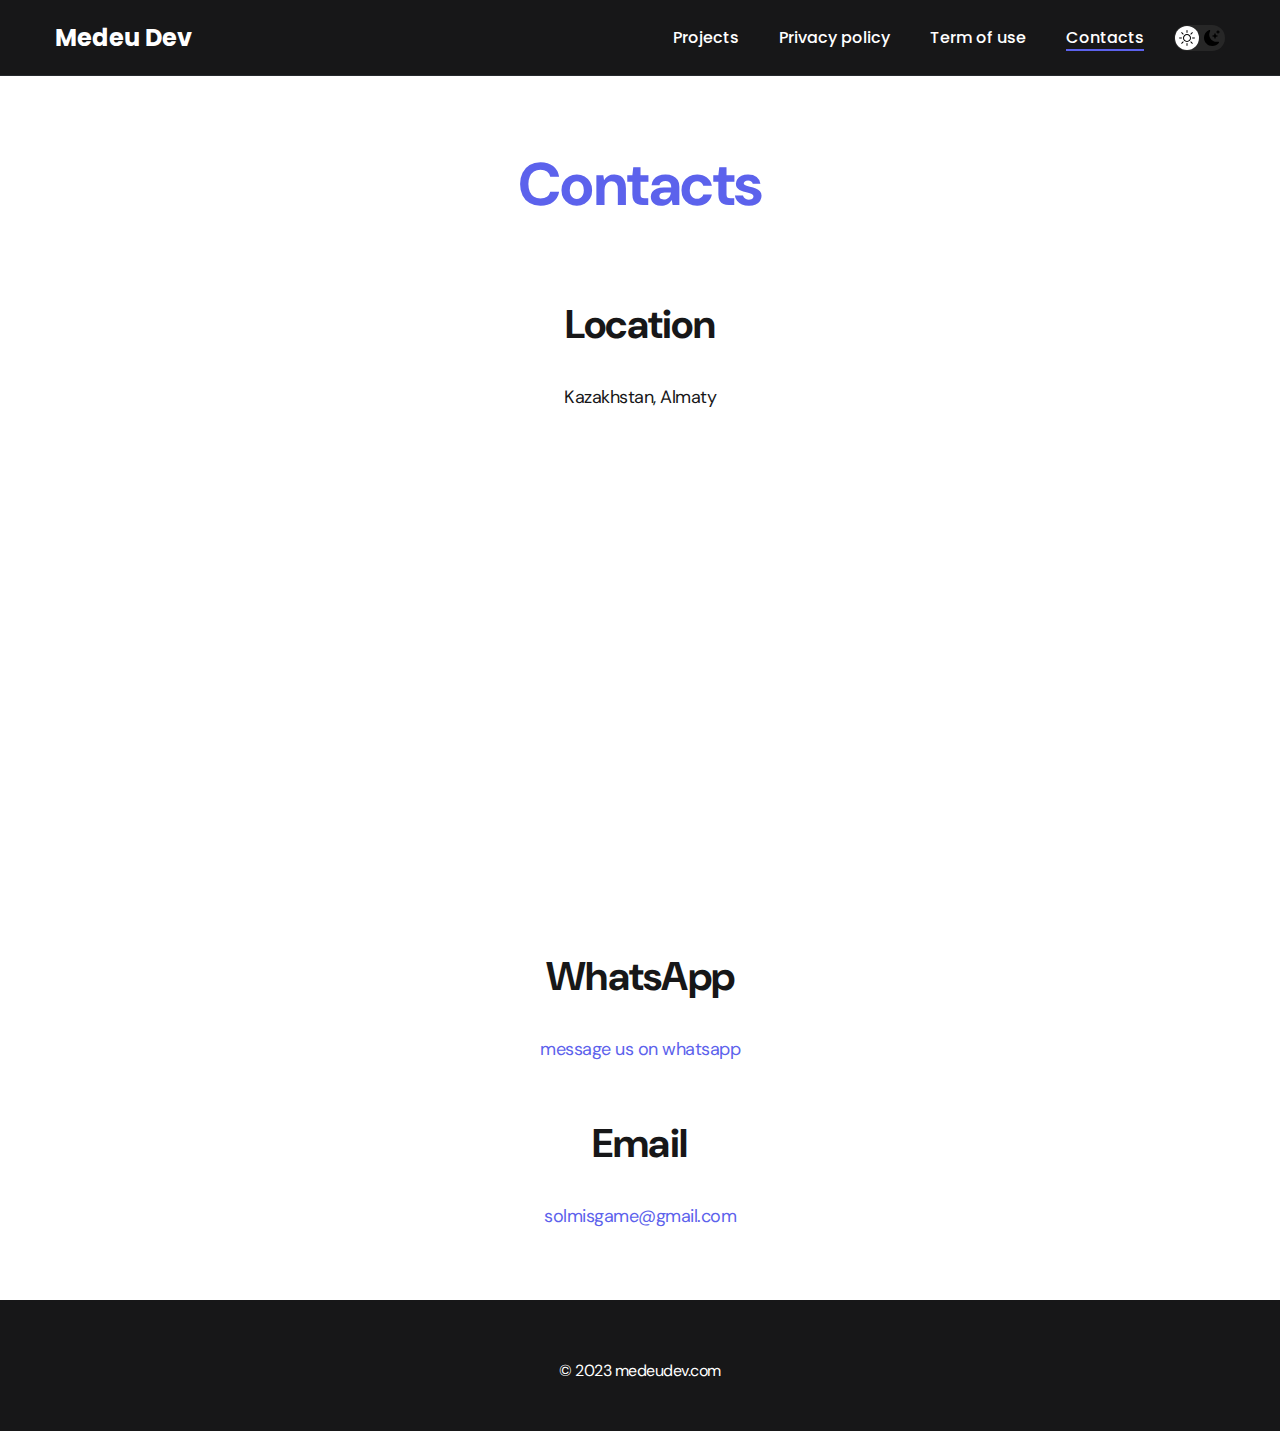
<file: contacts.html>
<!DOCTYPE html>
<html lang="en">
<head>
    <meta charset="UTF-8">
    <meta http-equiv="X-UA-Compatible" content="IE=edge">
    <meta name="viewport" content="width=device-width, initial-scale=1.0">
    <title>Contacts</title>
    <link rel="stylesheet" href="./css/main.css">
</head>
<body>
    <nav class="nav">
        <div class="container">
            <div class="nav-row">
                <a href="./index.html" class="logo"><strong>Medeu Dev</strong></a>

                <button class="dark-mode-btn">
                    <img src="./img/icons/sun.svg" alt="Light mode" class="dark-mode-btn__icon">
                    <img src="./img/icons/moon.svg" alt="Dark mode" class="dark-mode-btn__icon">
                </button>
                
                <ul class="nav-list">
                    <li class="nav-list__item"><a href="./index.html" class="nav-list__link">Projects</a></li>
                    <li class="nav-list__item"><a href="./skills.html" class="nav-list__link">Privacy policy</a></li>
                    <li class="nav-list__item"><a href="./term.html" class="nav-list__link">Term of use</a></li>
                    <li class="nav-list__item"><a href="./contacts.html" class="nav-list__link nav-list__link--active">Contacts</a></li>
                </ul>
            </div>
        </div>
    </nav>

    <main class="section">
        <div class="container">
                <h1 class="title-1">Contacts</h1>

                <ul class="content-list">
                    <li class="content-list__item">
                        <h2 class="title-2">Location</h2>
                        <p>Kazakhstan, Almaty</p>
                        <br>
                        <iframe src="https://www.google.com/maps/embed?pb=!1m18!1m12!1m3!1d1453.2771188825568!2d76.95812171657538!3d43.239804796293996!2m3!1f0!2f0!3f0!3m2!1i1024!2i768!4f13.1!3m3!1m2!1s0x38836fa4acdd720b%3A0x7b2dc4b01d7b71fd!2z0L_RgNC-0YHQv9C10LrRgiDQlNC-0YHRgtGL0LogMTE4LCDQkNC70LzQsNGC0YsgMDUwMDAw!5e0!3m2!1sru!2skz!4v1673516537558!5m2!1sru!2skz" width="600" height="450" style="border:0;" allowfullscreen="" loading="lazy" referrerpolicy="no-referrer-when-downgrade"></iframe>
                    </li>
                    <li class="content-list__item">
                        <h2 class="title-2">WhatsApp</h2>
                        <a href="https://api.whatsapp.com/send?phone=77052370085" target="_blank" title="Написать в Whatsapp" rel="noopener noreferrer"><div class="whatsapp-button"><i class="fa fa-whatsapp"></i></div></a>
                        <p><a href="https://api.whatsapp.com/send?phone=77052370085">message us on whatsapp</a></p>
                    </li>
                    <li class="content-list__item">
                        <h2 class="title-2">Email</h2>
                        <p><a href="mailto:solmisgame.com">solmisgame@gmail.com</a></p>
                    </li>
                </ul>

        </div>
    </main>

    <footer class="footer">
        <div class="container">
            <div class="footer__wrapper">
                <div class="copyright">
                    <p>© 2023 medeudev.com</p>
                </div>
            </div>
        </div>
    </footer>

    <script src="./js/main.js"></script>

</body>
</html>
</file>
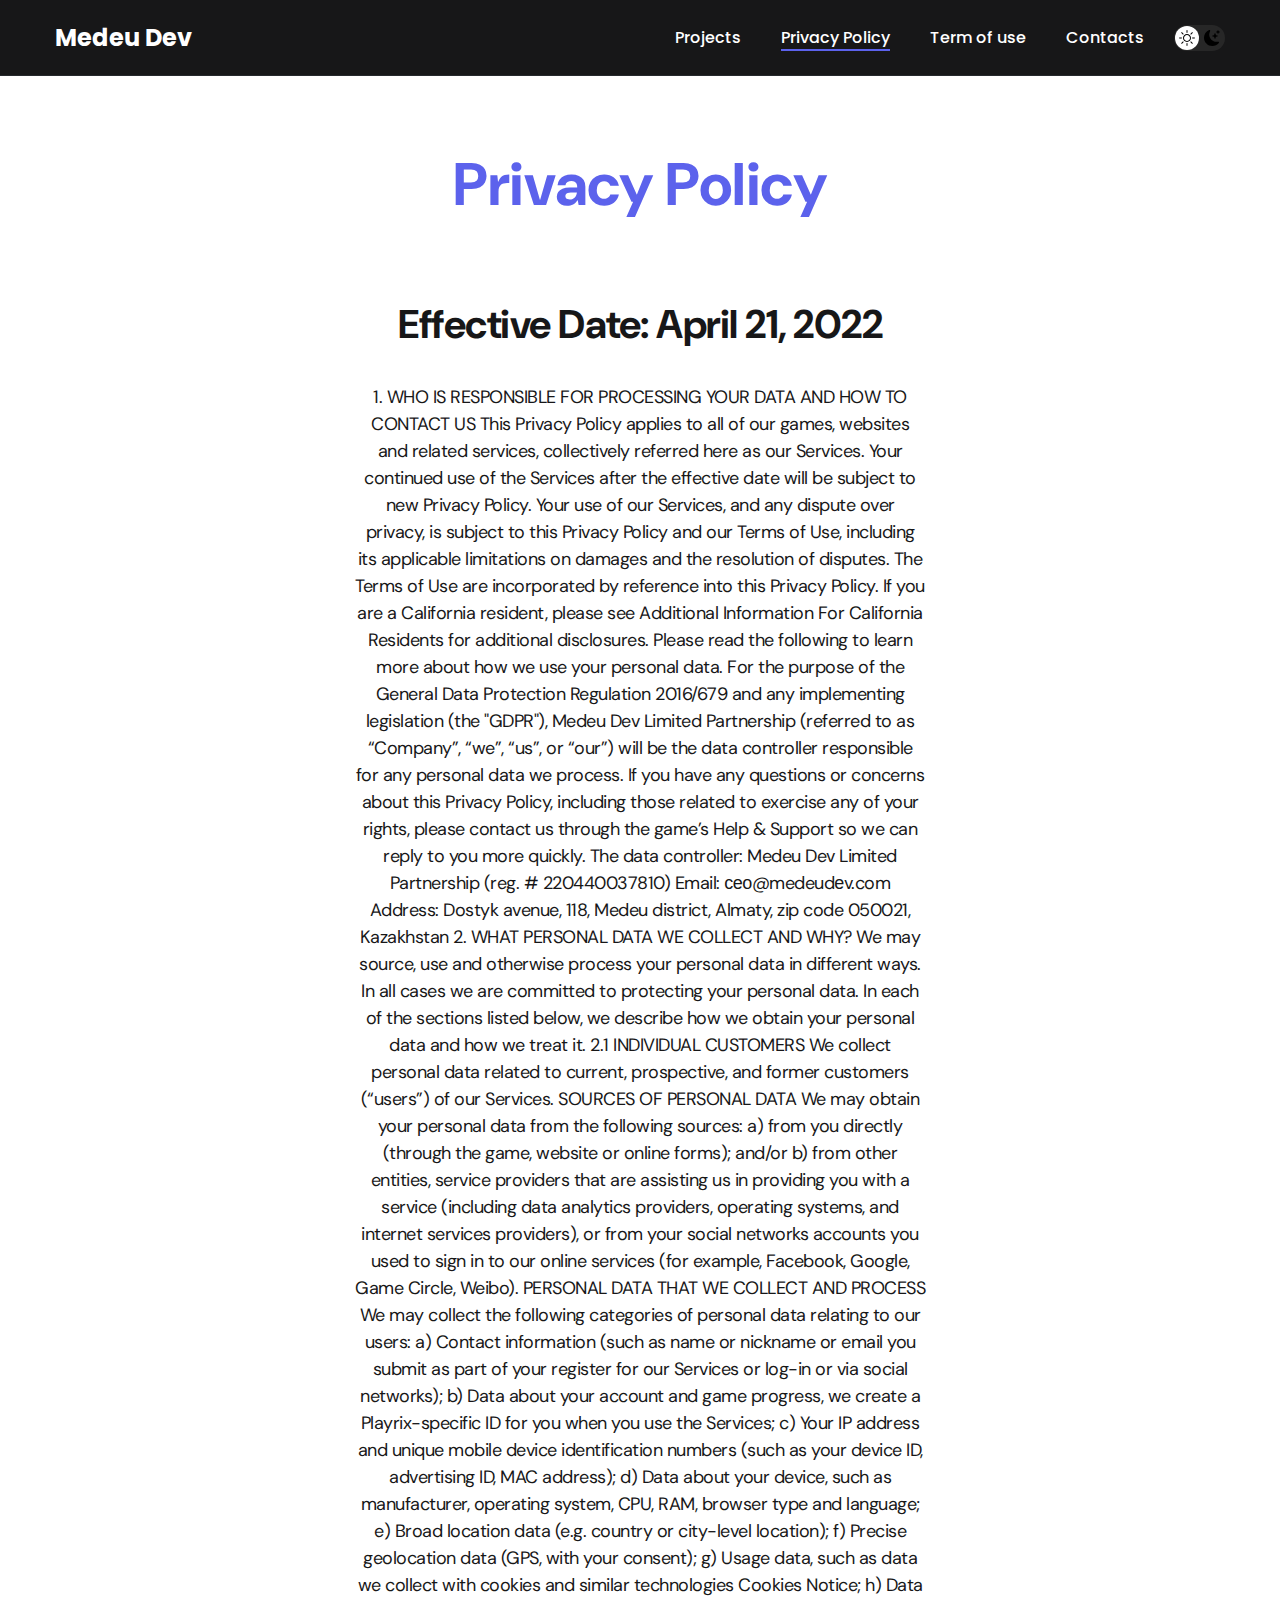
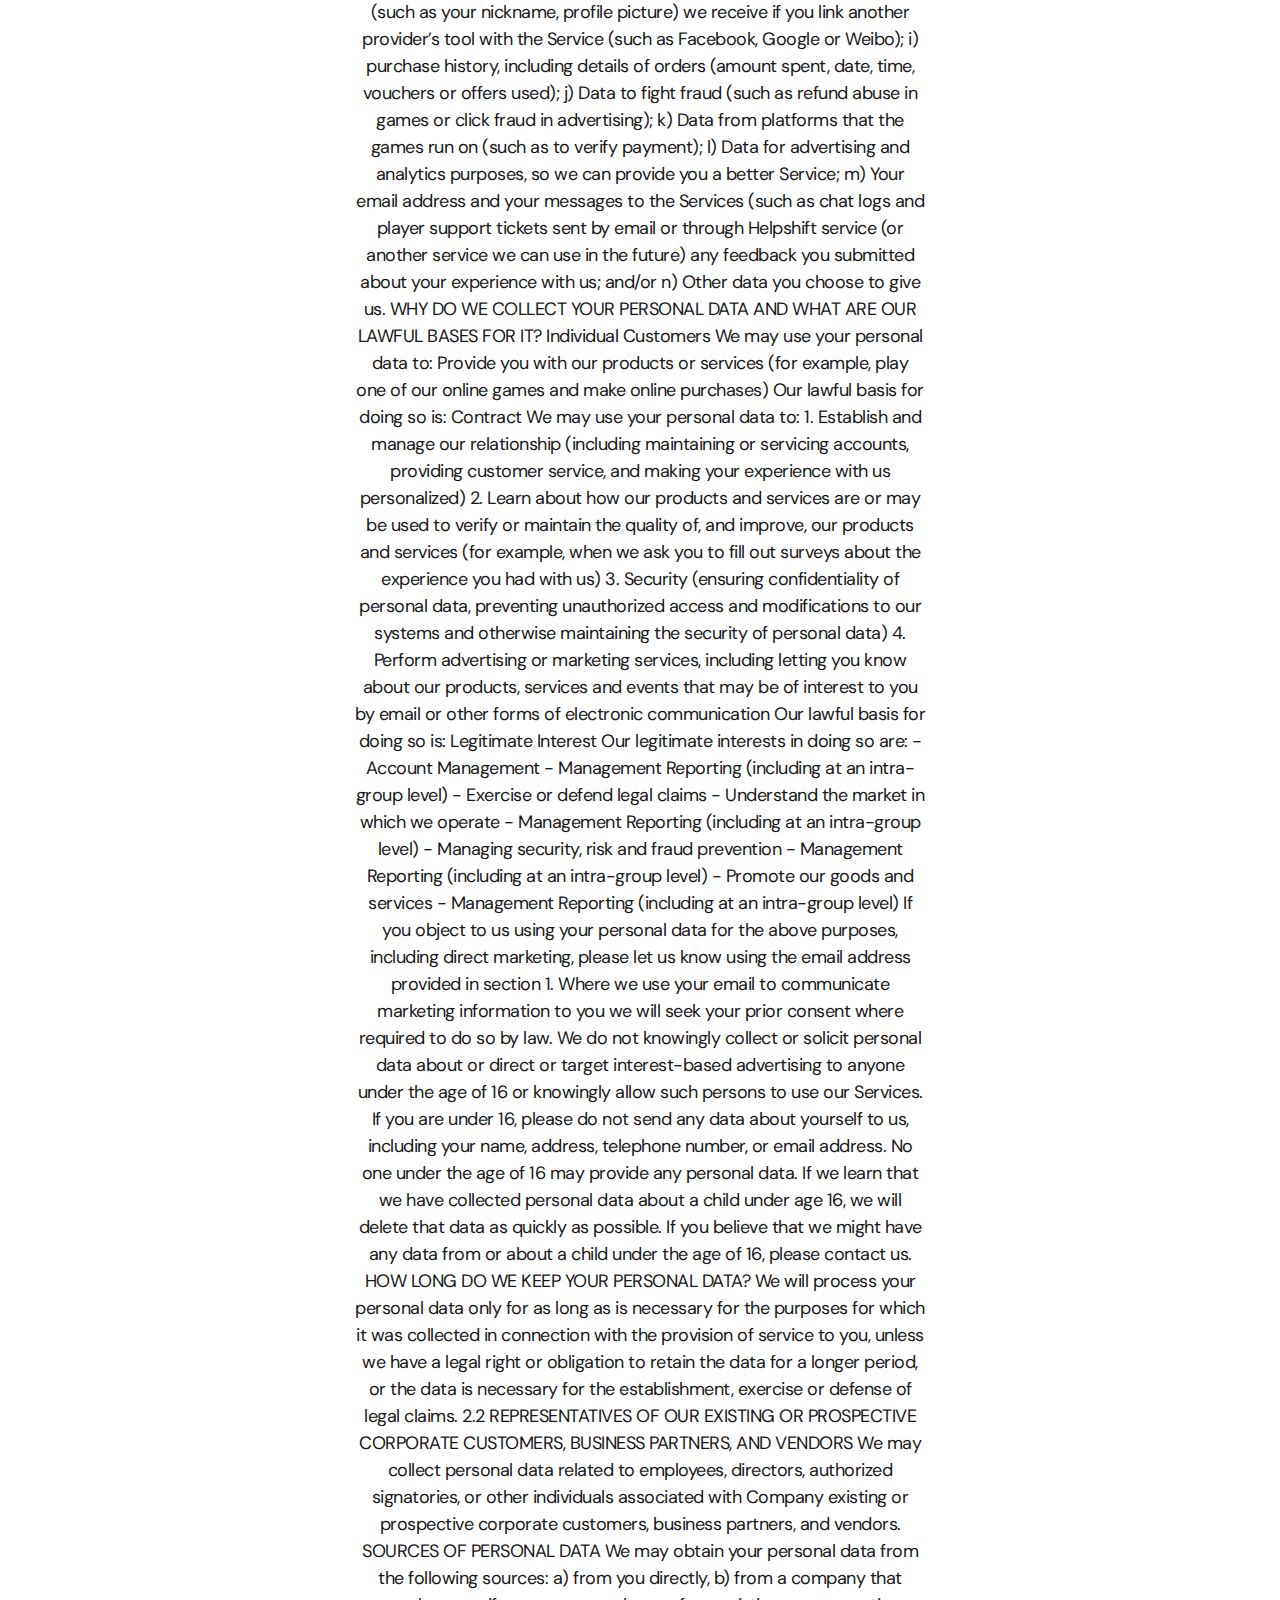
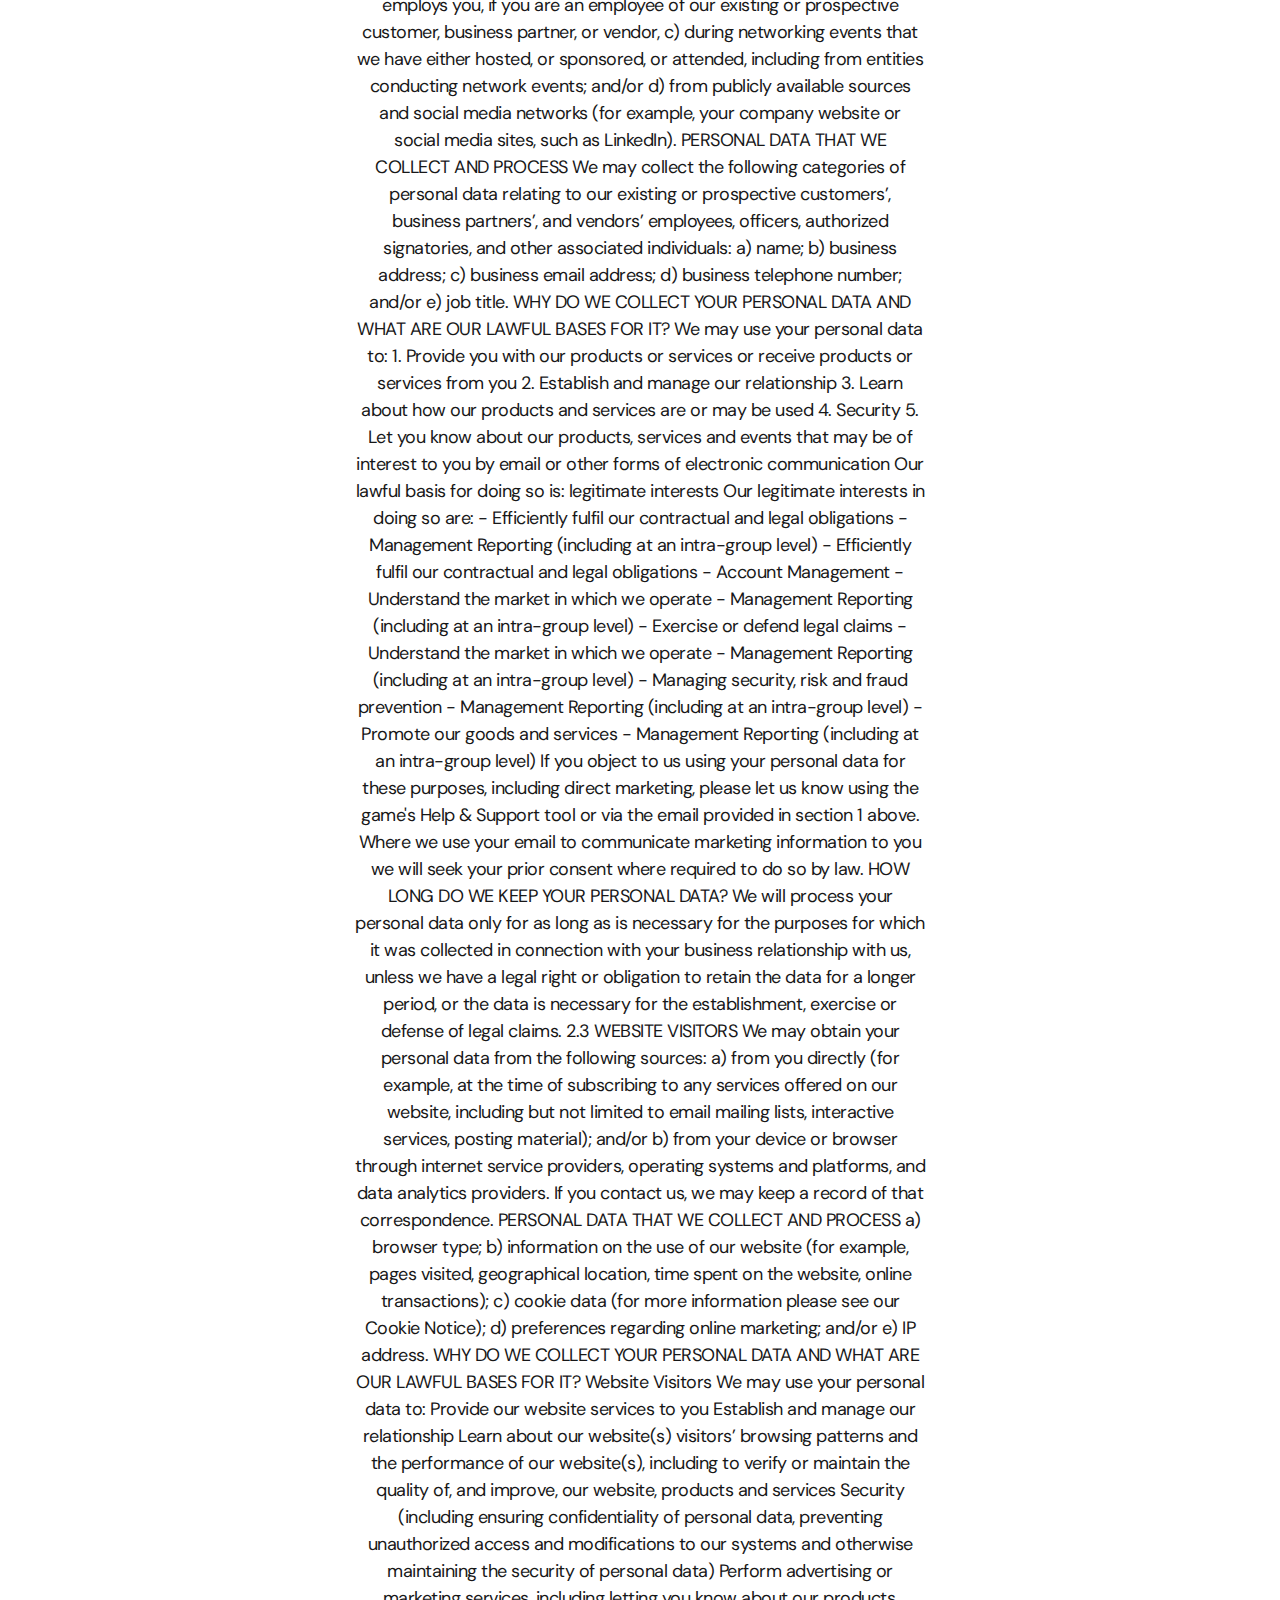
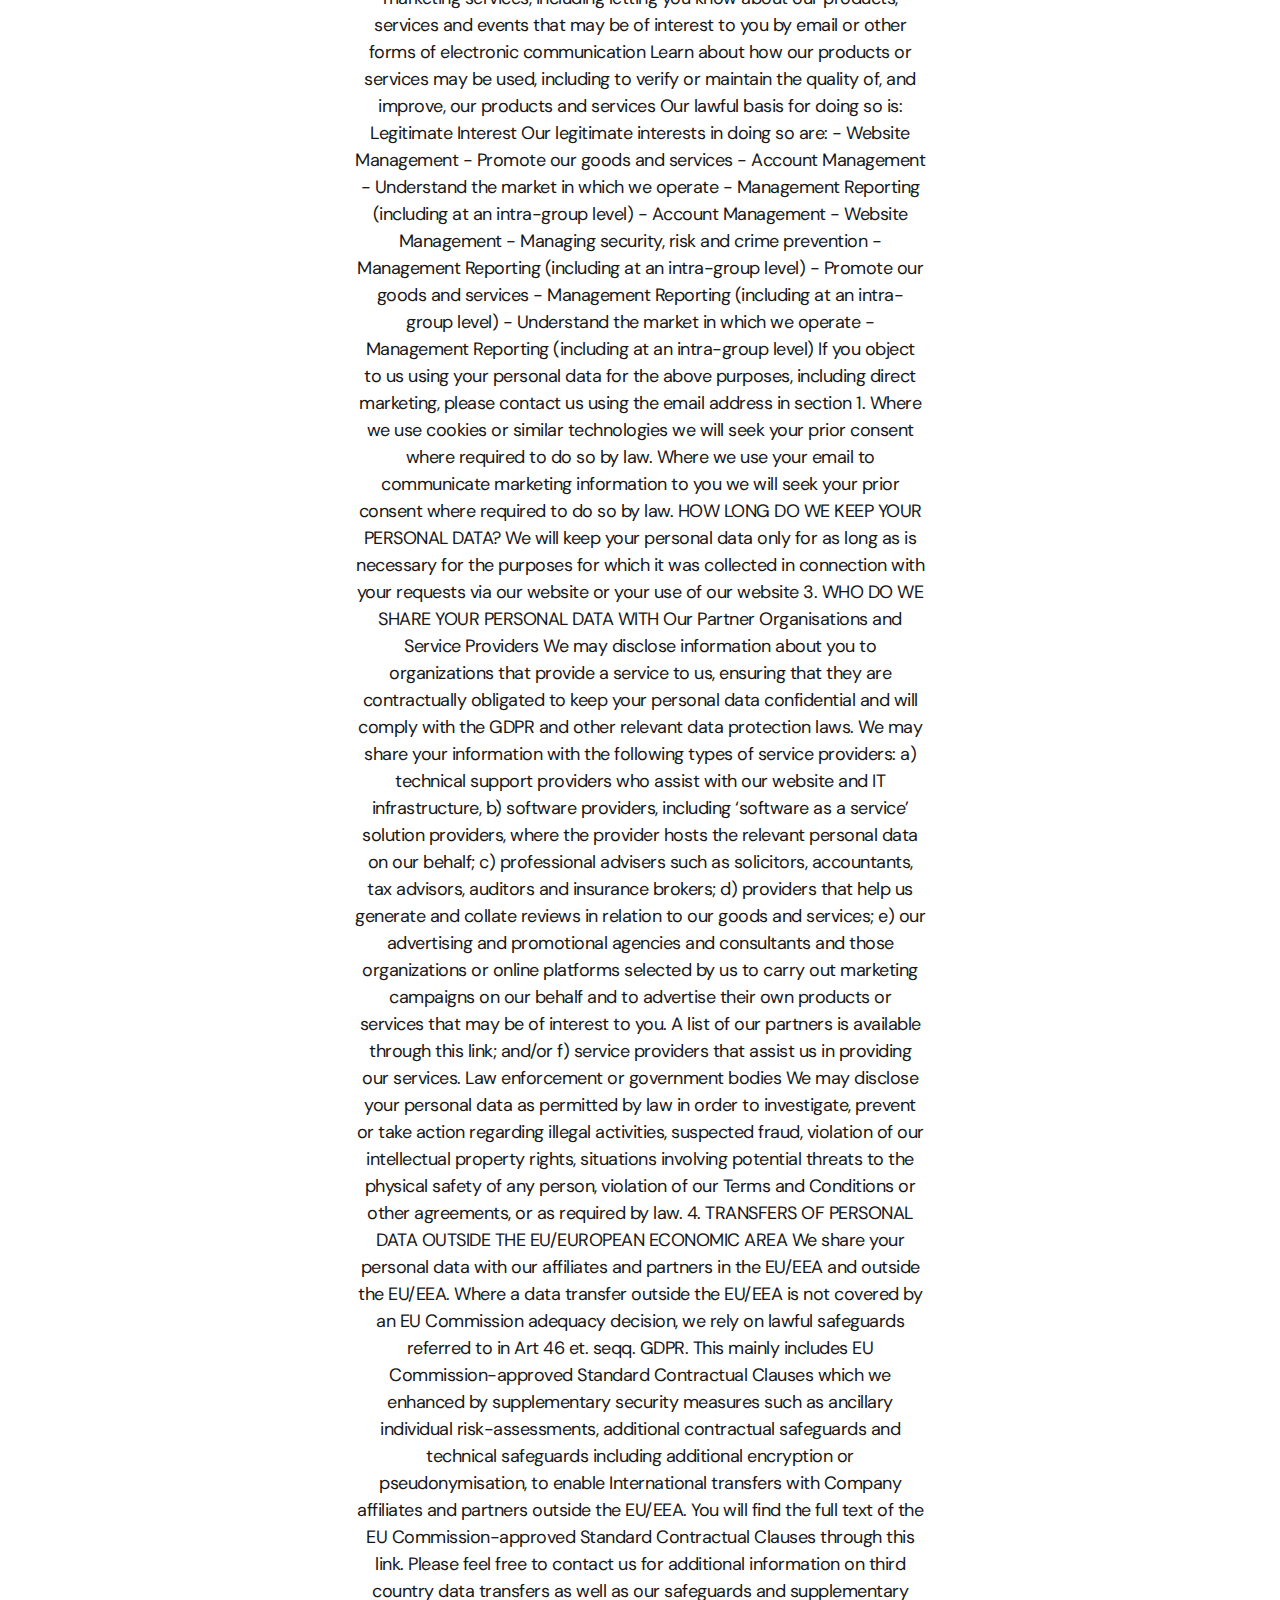
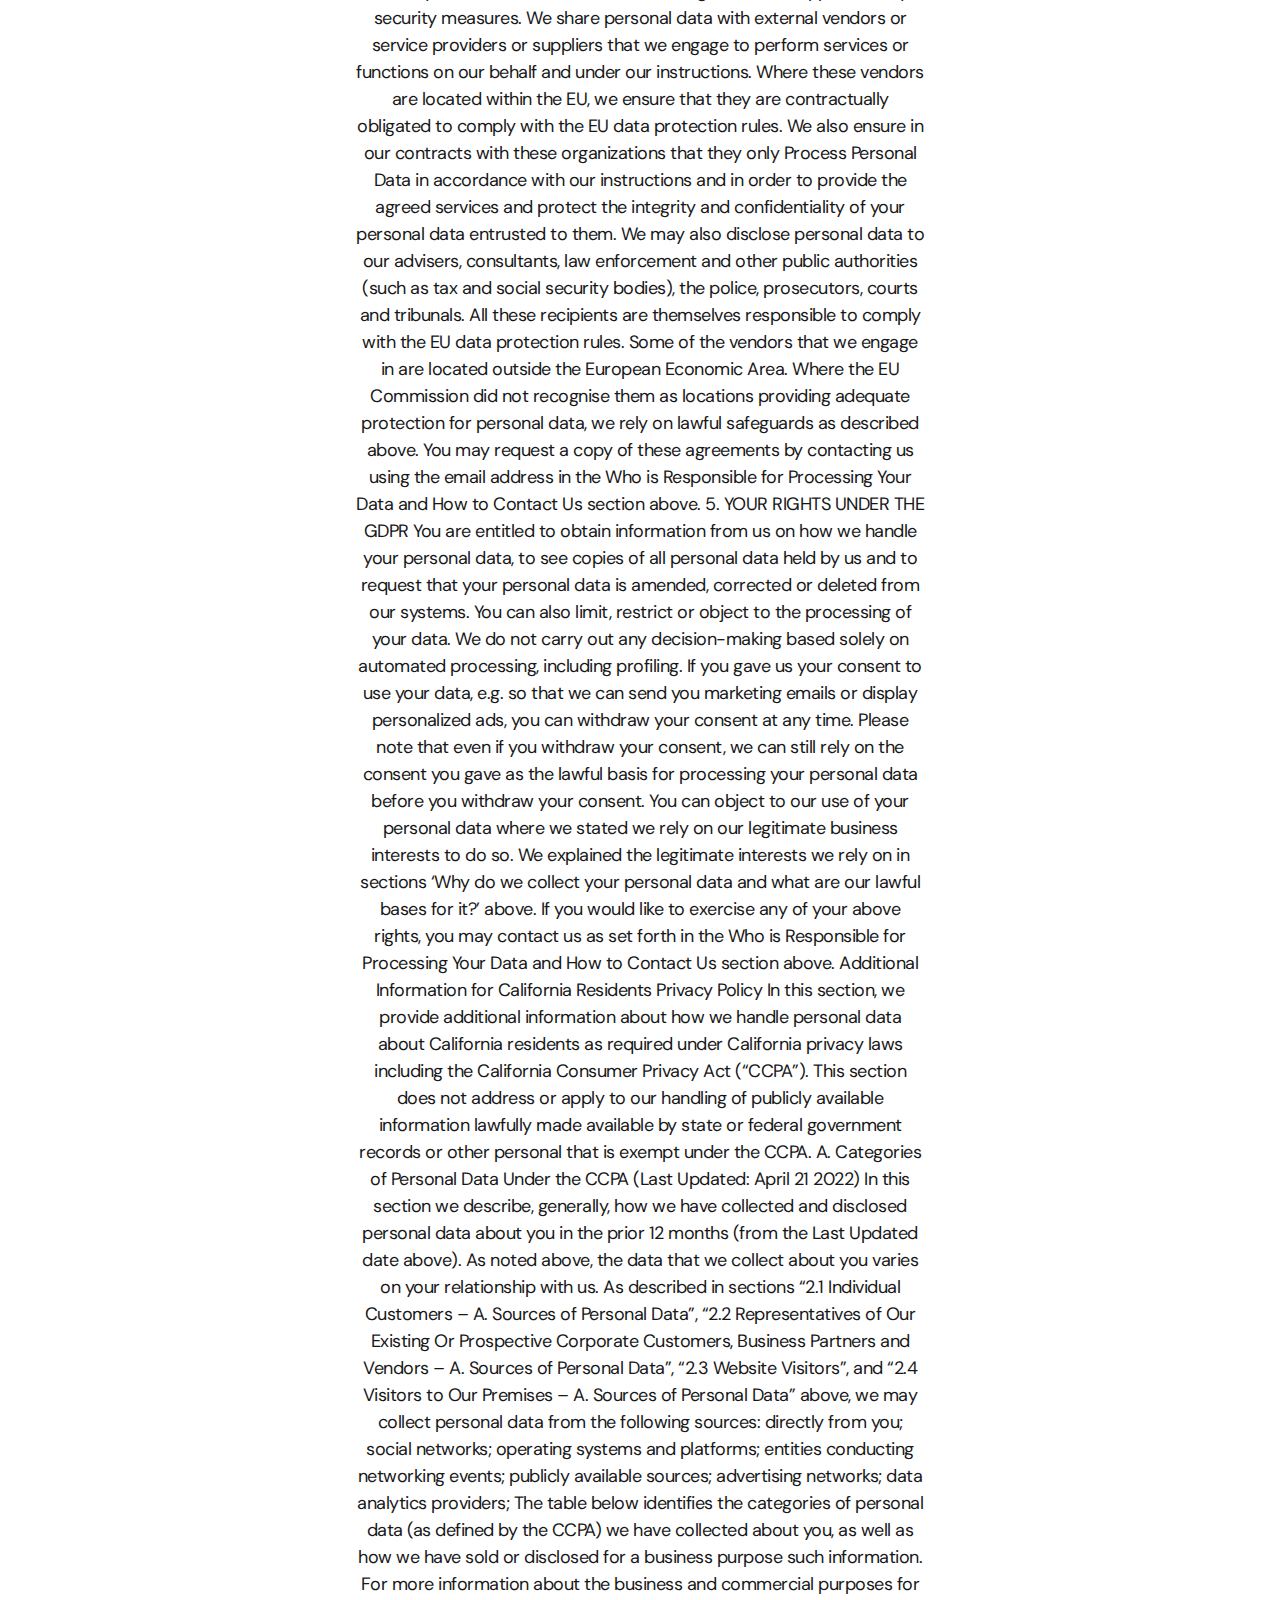
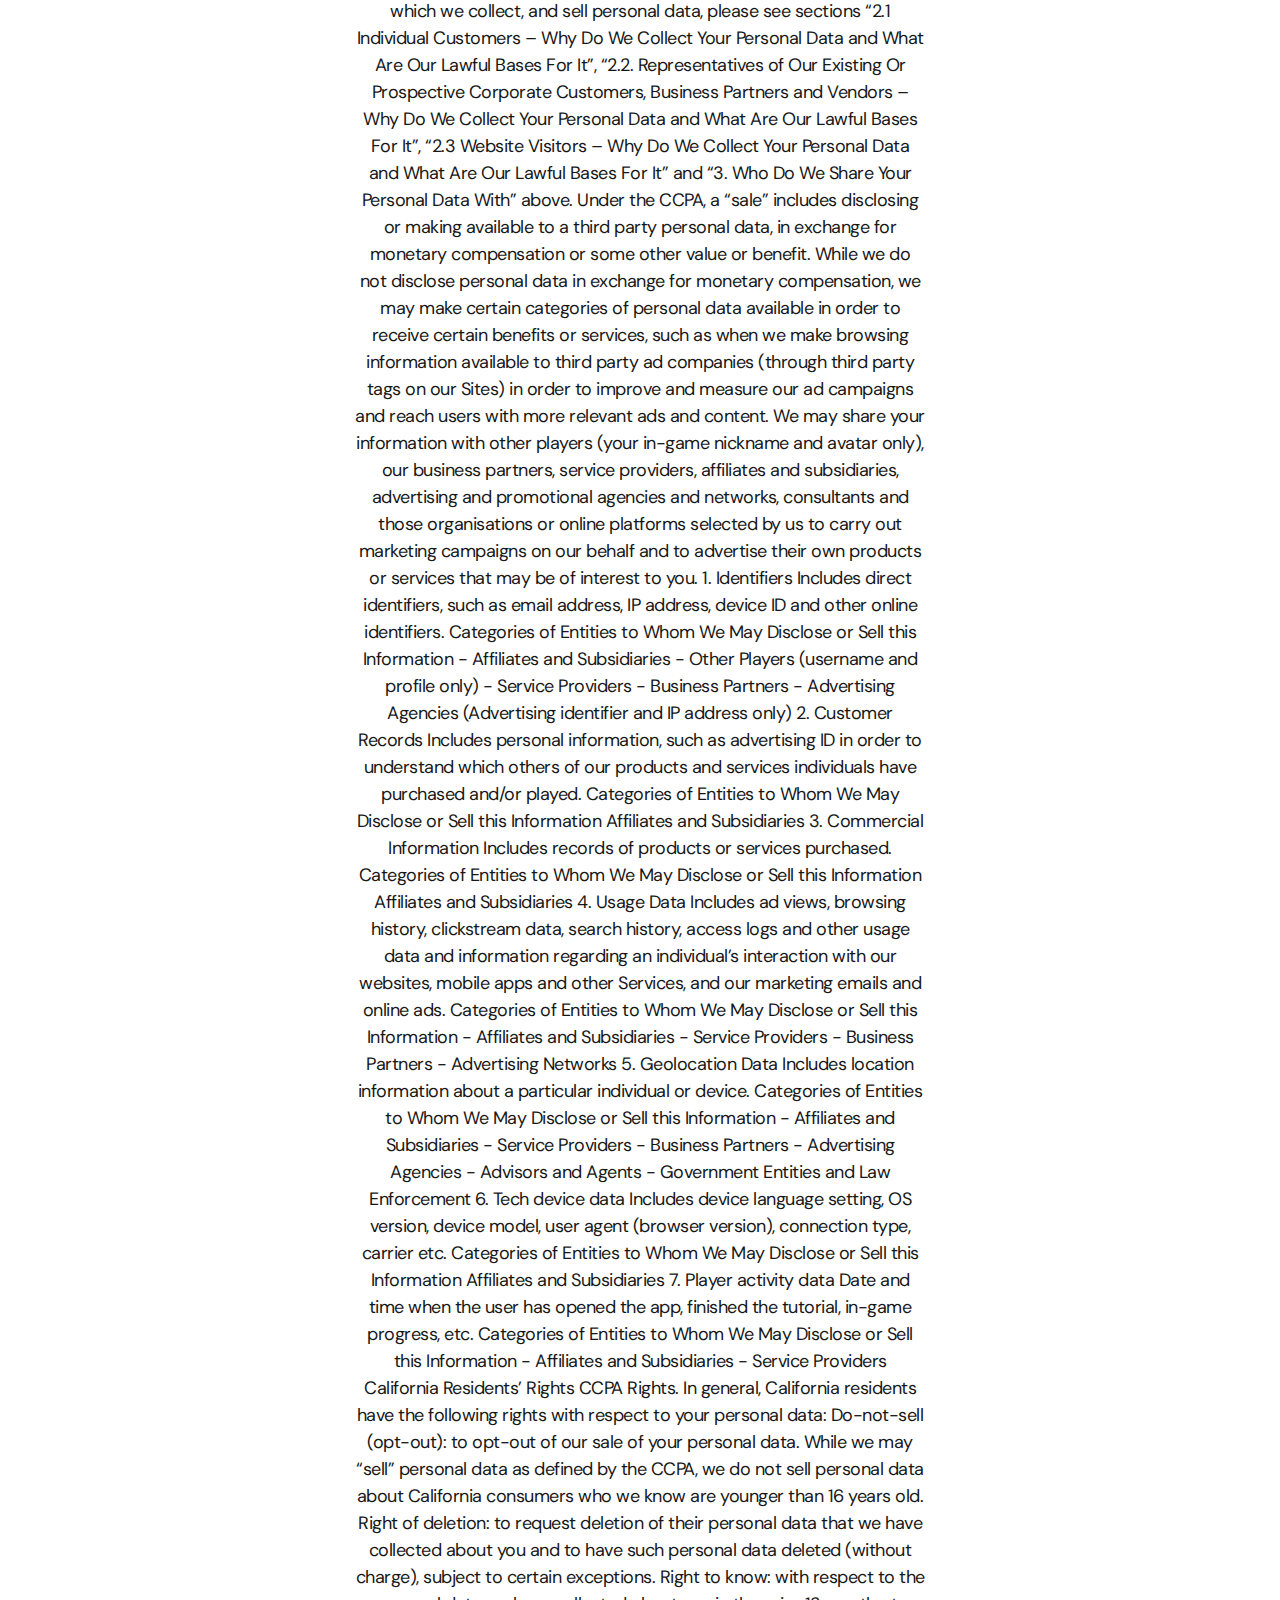
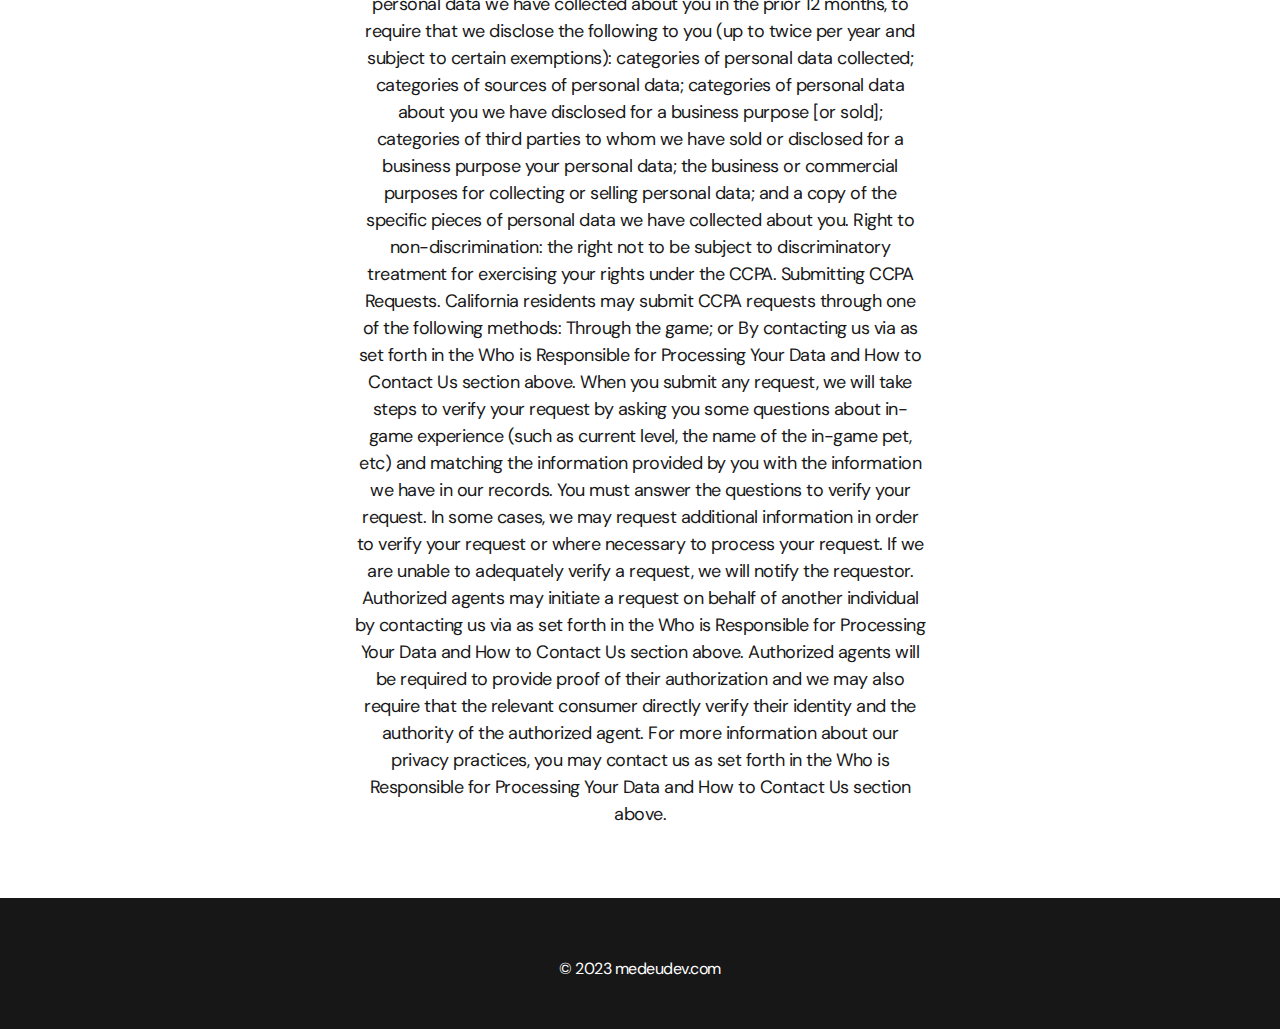
<file: skills.html>
<!DOCTYPE html>
<html lang="en">
<head>
    <meta charset="UTF-8">
    <meta http-equiv="X-UA-Compatible" content="IE=edge">
    <meta name="viewport" content="width=device-width, initial-scale=1.0">
    <title>Privacy Policy</title>
    <link rel="stylesheet" href="./css/main.css">
</head>
<body>
    <nav class="nav">
        <div class="container">
            <div class="nav-row">
                <a href="./index.html" class="logo"><strong>Medeu Dev</strong></a>

                <button class="dark-mode-btn">
                    <img src="./img/icons/sun.svg" alt="Light mode" class="dark-mode-btn__icon">
                    <img src="./img/icons/moon.svg" alt="Dark mode" class="dark-mode-btn__icon">
                </button>

                <ul class="nav-list">
                    <li class="nav-list__item"><a href="./index.html" class="nav-list__link">Projects</a></li>
                    <li class="nav-list__item"><a href="./skills.html" class="nav-list__link nav-list__link--active">Privacy Policy</a></li>
                    <li class="nav-list__item"><a href="./term.html" class="nav-list__link">Term of use</a></li>
                    <li class="nav-list__item"><a href="./contacts.html" class="nav-list__link">Contacts</a></li>
                </ul>
            </div>
        </div>
    </nav>

    <main class="section">
        <div class="container">
                <h1 class="title-1">Privacy Policy</h1>

                <ul class="content-list">
                    <li class="content-list__item">
                        <h2 class="title-2">Effective Date: April 21, 2022</h2>
                        <p>
                            1. WHO IS RESPONSIBLE FOR PROCESSING YOUR DATA AND HOW TO CONTACT US
                            This Privacy Policy applies to all of our games, websites and related services, collectively referred here as our Services. Your continued use of the Services after the effective date will be subject to new Privacy Policy. Your use of our Services, and any dispute over privacy, is subject to this Privacy Policy and our Terms of Use, including its applicable limitations on damages and the resolution of disputes. The Terms of Use are incorporated by reference into this Privacy Policy. If you are a California resident, please see Additional Information For California Residents for additional disclosures.
                            Please read the following to learn more about how we use your personal data.
                            For the purpose of the General Data Protection Regulation 2016/679 and any implementing legislation (the "GDPR"), Medeu Dev Limited Partnership (referred to as “Company”, “we”, “us”, or “our”) will be the data controller responsible for any personal data we process.
                            
                            If you have any questions or concerns about this Privacy Policy, including those related to exercise any of your rights, please contact us through the game’s Help & Support so we can reply to you more quickly.
                            The data controller: Medeu Dev Limited Partnership (reg. # 220440037810)
                            Email: сео@medeudеv.com
                            Address: Dostyk avenue, 118, Medeu district, Almaty, zip code 050021, Kazakhstan
                            2. WHAT PERSONAL DATA WE COLLECT AND WHY?
                            We may source, use and otherwise process your personal data in different ways. In all cases we are committed to protecting your personal data.
                            In each of the sections listed below, we describe how we obtain your personal data and how we treat it.
                            2.1 INDIVIDUAL CUSTOMERS
                            We collect personal data related to current, prospective, and former customers (“users”) of our Services.
                            SOURCES OF PERSONAL DATA
                            We may obtain your personal data from the following sources:
                            a) from you directly (through the game, website or online forms); and/or
                            b) from other entities, service providers that are assisting us in providing you with a service (including data analytics providers, operating systems, and internet services providers), or from your social networks accounts you used to sign in to our online services (for example, Facebook, Google, Game Circle, Weibo).
                            PERSONAL DATA THAT WE COLLECT AND PROCESS
                            We may collect the following categories of personal data relating to our users:
                            a) Contact information (such as name or nickname or email you submit as part of your register for our Services or log-in or via social networks);
                            b) Data about your account and game progress, we create a Playrix-specific ID for you when you use the Services;
                            c) Your IP address and unique mobile device identification numbers (such as your device ID, advertising ID, MAC address);
                            d) Data about your device, such as manufacturer, operating system, CPU, RAM, browser type and language;
                            e) Broad location data (e.g. country or city-level location);
                            f) Precise geolocation data (GPS, with your consent);
                            g) Usage data, such as data we collect with cookies and similar technologies Cookies Notice;
                            h) Data (such as your nickname, profile picture) we receive if you link another provider’s tool with the Service (such as Facebook, Google or Weibo);
                            i) purchase history, including details of orders (amount spent, date, time, vouchers or offers used);
                            j) Data to fight fraud (such as refund abuse in games or click fraud in advertising);
                            k) Data from platforms that the games run on (such as to verify payment);
                            l) Data for advertising and analytics purposes, so we can provide you a better Service;
                            m) Your email address and your messages to the Services (such as chat logs and player support tickets sent by email or through Helpshift service (or another service we can use in the future) any feedback you submitted about your experience with us; and/or
                            n) Other data you choose to give us.
                            WHY DO WE COLLECT YOUR PERSONAL DATA AND WHAT ARE OUR LAWFUL BASES FOR IT?
                            Individual Customers
                            We may use your personal data to: 
                            Provide you with our products or services (for example, play one of our online games and make online purchases)
                            Our lawful basis for doing so is: Contract
                            We may use your personal data to:
                            1. Establish and manage our relationship (including maintaining or servicing accounts, providing customer service, and making your experience with us personalized)
                            2. Learn about how our products and services are or may be used to verify or maintain the quality of, and improve, our products and services (for example, when we ask you to fill out surveys about the experience you had with us)
                            3. Security (ensuring confidentiality of personal data, preventing unauthorized access and modifications to our systems and otherwise maintaining the security of personal data)
                            4. Perform advertising or marketing services, including letting you know about our products, services and events that may be of interest to you by email or other forms of electronic communication
                            Our lawful basis for doing so is: Legitimate Interest
                            Our legitimate interests in doing so are:
                            - Account Management
                            - Management Reporting (including at an intra-group level)
                            - Exercise or defend legal claims 
                            - Understand the market in which we operate
                            - Management Reporting (including at an intra-group level)
                            - Managing security, risk and fraud prevention
                            - Management Reporting (including at an intra-group level)
                            - Promote our goods and services
                            - Management Reporting (including at an intra-group level)
                            If you object to us using your personal data for the above purposes, including direct marketing, please let us know using the email address provided in section 1.
                            Where we use your email to communicate marketing information to you we will seek your prior consent where required to do so by law.
                            We do not knowingly collect or solicit personal data about or direct or target interest-based advertising to anyone under the age of 16 or knowingly allow such persons to use our Services. If you are under 16, please do not send any data about yourself to us, including your name, address, telephone number, or email address. No one under the age of 16 may provide any personal data. If we learn that we have collected personal data about a child under age 16, we will delete that data as quickly as possible. If you believe that we might have any data from or about a child under the age of 16, please contact us.
                            HOW LONG DO WE KEEP YOUR PERSONAL DATA?
                            We will process your personal data only for as long as is necessary for the purposes for which it was collected in connection with the provision of service to you, unless we have a legal right or obligation to retain the data for a longer period, or the data is necessary for the establishment, exercise or defense of legal claims.
                            2.2 REPRESENTATIVES OF OUR EXISTING OR PROSPECTIVE CORPORATE CUSTOMERS, BUSINESS PARTNERS, AND VENDORS
                            We may collect personal data related to employees, directors, authorized signatories, or other individuals associated with Company existing or prospective corporate customers, business partners, and vendors.
                            SOURCES OF PERSONAL DATA
                            We may obtain your personal data from the following sources:
                            a) from you directly,
                            b) from a company that employs you, if you are an employee of our existing or prospective customer, business partner, or vendor,
                            c) during networking events that we have either hosted, or sponsored, or attended, including from entities conducting network events; and/or
                            d) from publicly available sources and social media networks (for example, your company website or social media sites, such as LinkedIn).
                            PERSONAL DATA THAT WE COLLECT AND PROCESS
                            We may collect the following categories of personal data relating to our existing or prospective customers’, business partners’, and vendors’ employees, officers, authorized signatories, and other associated individuals:
                            a) name;
                            b) business address;
                            c) business email address;
                            d) business telephone number; and/or
                            e) job title.
                            WHY DO WE COLLECT YOUR PERSONAL DATA AND WHAT ARE OUR LAWFUL BASES FOR IT?
                            We may use your personal data to:
                            1. Provide you with our products or services or receive products or services from you
                            2. Establish and manage our relationship
                            3. Learn about how our products and services are or may be used
                            4. Security	
                            5. Let you know about our products, services and events that may be of interest to you by email or other forms of electronic communication
                            Our lawful basis for doing so is:	legitimate interests 
                            Our legitimate interests in doing so are:
                            - Efficiently fulfil our contractual and legal obligations
                            - Management Reporting (including at an intra-group level)
                            - Efficiently fulfil our contractual and legal obligations
                            - Account Management
                            - Understand the market in which we operate
                            - Management Reporting (including at an intra-group level)
                            - Exercise or defend legal claims
                            - Understand the market in which we operate
                            - Management Reporting (including at an intra-group level)
                            - Managing security, risk and fraud prevention
                            - Management Reporting (including at an intra-group level)
                            - Promote our goods and services
                            - Management Reporting (including at an intra-group level)
                            If you object to us using your personal data for these purposes, including direct marketing, please let us know using the game's Help & Support tool or via the email provided in section 1 above.
                            Where we use your email to communicate marketing information to you we will seek your prior consent where required to do so by law.
                            HOW LONG DO WE KEEP YOUR PERSONAL DATA?
                            We will process your personal data only for as long as is necessary for the purposes for which it was collected in connection with your business relationship with us, unless we have a legal right or obligation to retain the data for a longer period, or the data is necessary for the establishment, exercise or defense of legal claims.
                            2.3 WEBSITE VISITORS
                            We may obtain your personal data from the following sources:
                            a) from you directly (for example, at the time of subscribing to any services offered on our website, including but not limited to email mailing lists, interactive services, posting material); and/or
                            b) from your device or browser through internet service providers, operating systems and platforms, and data analytics providers.
                            If you contact us, we may keep a record of that correspondence.
                            PERSONAL DATA THAT WE COLLECT AND PROCESS
                            a) browser type;
                            b) information on the use of our website (for example, pages visited, geographical location, time spent on the website, online transactions);
                            c) cookie data (for more information please see our Cookie Notice);
                            d) preferences regarding online marketing; and/or
                            e) IP address.
                            WHY DO WE COLLECT YOUR PERSONAL DATA AND WHAT ARE OUR LAWFUL BASES FOR IT?
                            Website Visitors
                            We may use your personal data to:
                            Provide our website services to you
                            Establish and manage our relationship
                            Learn about our website(s) visitors’ browsing patterns and the performance of our website(s), including to verify or maintain the quality of, and improve, our website, products and services
                            Security (including ensuring confidentiality of personal data, preventing unauthorized access and modifications to our systems and otherwise maintaining the security of personal data)
                            Perform advertising or marketing services, including letting you know about our products, services and events that may be of interest to you by email or other forms of electronic communication
                            Learn about how our products or services may be used, including to verify or maintain the quality of, and improve, our products and services
                            Our lawful basis for doing so is: Legitimate Interest
                            Our legitimate interests in doing so are:
                            - Website Management
                            - Promote our goods and services
                            - Account Management
                            - Understand the market in which we operate
                            - Management Reporting (including at an intra-group level)
                            - Account Management
                            - Website Management
                            - Managing security, risk and crime prevention
                            - Management Reporting (including at an intra-group level)
                            - Promote our goods and services
                            - Management Reporting (including at an intra-group level)
                            - Understand the market in which we operate
                            - Management Reporting (including at an intra-group level)
                            If you object to us using your personal data for the above purposes, including direct marketing, please contact us using the email address in section 1.
                            Where we use cookies or similar technologies we will seek your prior consent where required to do so by law.
                            Where we use your email to communicate marketing information to you we will seek your prior consent where required to do so by law.
                            HOW LONG DO WE KEEP YOUR PERSONAL DATA?
                            We will keep your personal data only for as long as is necessary for the purposes for which it was collected in connection with your requests via our website or your use of our website
                            3. WHO DO WE SHARE YOUR PERSONAL DATA WITH
                            Our Partner Organisations and Service Providers
                            We may disclose information about you to organizations that provide a service to us, ensuring that they are contractually obligated to keep your personal data confidential and will comply with the GDPR and other relevant data protection laws.
                            We may share your information with the following types of service providers:
                            a) technical support providers who assist with our website and IT infrastructure,
                            b) software providers, including ‘software as a service’ solution providers, where the provider hosts the relevant personal data on our behalf;
                            c) professional advisers such as solicitors, accountants, tax advisors, auditors and insurance brokers;
                            d) providers that help us generate and collate reviews in relation to our goods and services;
                            e) our advertising and promotional agencies and consultants and those organizations or online platforms selected by us to carry out marketing campaigns on our behalf and to advertise their own products or services that may be of interest to you. A list of our partners is available through this link; and/or
                            f) service providers that assist us in providing our services.
                            Law enforcement or government bodies
                            We may disclose your personal data as permitted by law in order to investigate, prevent or take action regarding illegal activities, suspected fraud, violation of our intellectual property rights, situations involving potential threats to the physical safety of any person, violation of our Terms and Conditions or other agreements, or as required by law.
                            4. TRANSFERS OF PERSONAL DATA OUTSIDE THE EU/EUROPEAN ECONOMIC AREA
                            We share your personal data with our affiliates and partners in the EU/EEA and outside the EU/EEA. Where a data transfer outside the EU/EEA is not covered by an EU Commission adequacy decision, we rely on lawful safeguards referred to in Art 46 et. seqq. GDPR. This mainly includes EU Commission-approved Standard Contractual Clauses which we enhanced by supplementary security measures such as ancillary individual risk-assessments, additional contractual safeguards and technical safeguards including additional encryption or pseudonymisation, to enable International transfers with Company affiliates and partners outside the EU/EEA. You will find the full text of the EU Commission-approved Standard Contractual Clauses through this link. Please feel free to contact us for additional information on third country data transfers as well as our safeguards and supplementary security measures.
                            
                            We share personal data with external vendors or service providers or suppliers that we engage to perform services or functions on our behalf and under our instructions. Where these vendors are located within the EU, we ensure that they are contractually obligated to comply with the EU data protection rules. We also ensure in our contracts with these organizations that they only Process Personal Data in accordance with our instructions and in order to provide the agreed services and protect the integrity and confidentiality of your personal data entrusted to them.
                            We may also disclose personal data to our advisers, consultants, law enforcement and other public authorities (such as tax and social security bodies), the police, prosecutors, courts and tribunals. All these recipients are themselves responsible to comply with the EU data protection rules.
                            Some of the vendors that we engage in are located outside the European Economic Area. Where the EU Commission did not recognise them as locations providing adequate protection for personal data, we rely on lawful safeguards as described above.
                            You may request a copy of these agreements by contacting us using the email address in the Who is Responsible for Processing Your Data and How to Contact Us section above.
                            5. YOUR RIGHTS UNDER THE GDPR
                            You are entitled to obtain information from us on how we handle your personal data, to see copies of all personal data held by us and to request that your personal data is amended, corrected or deleted from our systems. You can also limit, restrict or object to the processing of your data.
                            We do not carry out any decision-making based solely on automated processing, including profiling.
                            If you gave us your consent to use your data, e.g. so that we can send you marketing emails or display personalized ads, you can withdraw your consent at any time. Please note that even if you withdraw your consent, we can still rely on the consent you gave as the lawful basis for processing your personal data before you withdraw your consent.
                            You can object to our use of your personal data where we stated we rely on our legitimate business interests to do so. We explained the legitimate interests we rely on in sections ‘Why do we collect your personal data and what are our lawful bases for it?’ above.
                            
                            If you would like to exercise any of your above rights, you may contact us as set forth in the Who is Responsible for Processing Your Data and How to Contact Us section above.
                            
                            Additional Information for California Residents
                            Privacy Policy
                            In this section, we provide additional information about how we handle personal data about California residents as required under California privacy laws including the California Consumer Privacy Act (“CCPA”). This section does not address or apply to our handling of publicly available information lawfully made available by state or federal government records or other personal that is exempt under the CCPA.
                            A. Categories of Personal Data Under the CCPA
                            (Last Updated: April 21 2022)
                            In this section we describe, generally, how we have collected and disclosed personal data about you in the prior 12 months (from the Last Updated date above). As noted above, the data that we collect about you varies on your relationship with us. As described in sections “2.1 Individual Customers – A. Sources of Personal Data”, “2.2 Representatives of Our Existing Or Prospective Corporate Customers, Business Partners and Vendors – A. Sources of Personal Data”, “2.3 Website Visitors”, and “2.4 Visitors to Our Premises – A. Sources of Personal Data” above, we may collect personal data from the following sources:
                            directly from you;
                            social networks;
                            operating systems and platforms;
                            entities conducting networking events;
                            publicly available sources;
                            advertising networks;
                            data analytics providers;
                            The table below identifies the categories of personal data (as defined by the CCPA) we have collected about you, as well as how we have sold or disclosed for a business purpose such information. For more information about the business and commercial purposes for which we collect, and sell personal data, please see sections “2.1 Individual Customers – Why Do We Collect Your Personal Data and What Are Our Lawful Bases For It”, “2.2. Representatives of Our Existing Or Prospective Corporate Customers, Business Partners and Vendors – Why Do We Collect Your Personal Data and What Are Our Lawful Bases For It”, “2.3 Website Visitors – Why Do We Collect Your Personal Data and What Are Our Lawful Bases For It”  and “3. Who Do We Share Your Personal Data With” above.
                            Under the CCPA, a “sale” includes disclosing or making available to a third party personal data, in exchange for monetary compensation or some other value or benefit. While we do not disclose personal data in exchange for monetary compensation, we may make certain categories of personal data available in order to receive certain benefits or services, such as when we make browsing information available to third party ad companies (through third party tags on our Sites) in order to improve and measure our ad campaigns and reach users with more relevant ads and content.
                            We may share your information with other players (your in-game nickname and avatar only), our business partners, service providers, affiliates and subsidiaries, advertising and promotional agencies and networks, consultants and those organisations or online platforms selected by us to carry out marketing campaigns on our behalf and to advertise their own products or services that may be of interest to you.
                            1. Identifiers
                            Includes direct identifiers, such as email address, IP address, device ID and other online identifiers.
                            Categories of Entities to Whom We May Disclose or Sell this Information
                            - Affiliates and Subsidiaries
                            - Other Players (username and profile only)
                            - Service Providers
                            - Business Partners
                            - Advertising Agencies (Advertising identifier and IP address only)
                            2. Customer Records
                            Includes personal information, such as advertising ID in order to understand which others of our products and services individuals have purchased and/or played.
                            Categories of Entities to Whom We May Disclose or Sell this Information
                            Affiliates and Subsidiaries
                            3. Commercial Information
                            Includes records of products or services purchased.	
                            Categories of Entities to Whom We May Disclose or Sell this Information
                            Affiliates and Subsidiaries
                            4. Usage Data
                            Includes ad views, browsing history, clickstream data, search history, access logs and other usage data and information regarding an individual’s interaction with our websites, mobile apps and other Services, and our marketing emails and online ads.
                            Categories of Entities to Whom We May Disclose or Sell this Information
                            - Affiliates and Subsidiaries
                            - Service Providers
                            - Business Partners
                            - Advertising Networks
                            5. Geolocation Data
                            Includes location information about a particular individual or device.
                            Categories of Entities to Whom We May Disclose or Sell this Information
                            - Affiliates and Subsidiaries
                            - Service Providers
                            - Business Partners
                            - Advertising Agencies
                            - Advisors and Agents
                            - Government Entities and Law Enforcement
                            6. Tech device data
                            Includes device language setting, OS version, device model, user agent (browser version), connection type, carrier etc.	Categories of Entities to Whom We May Disclose or Sell this Information
                            Affiliates and Subsidiaries
                            7. Player activity data	
                            Date and time when the user has opened the app, finished the tutorial, in-game progress, etc.	
                            Categories of Entities to Whom We May Disclose or Sell this Information
                            - Affiliates and Subsidiaries
                            - Service Providers
                            
                            California Residents’ Rights
                            CCPA Rights. In general, California residents have the following rights with respect to your personal data:
                            Do-not-sell (opt-out): to opt-out of our sale of your personal data. While we may “sell” personal data as defined by the CCPA, we do not sell personal data about California consumers who we know are younger than 16 years old.
                            Right of deletion: to request deletion of their personal data that we have collected about you and to have such personal data deleted (without charge), subject to certain exceptions.
                            Right to know: with respect to the personal data we have collected about you in the prior 12 months, to require that we disclose the following to you (up to twice per year and subject to certain exemptions):
                            categories of personal data collected;
                            categories of sources of personal data;
                            categories of personal data about you we have disclosed for a business purpose [or sold];
                            categories of third parties to whom we have sold or disclosed for a business purpose your personal data;
                            the business or commercial purposes for collecting or selling personal data; and
                            a copy of the specific pieces of personal data we have collected about you.
                            Right to non-discrimination: the right not to be subject to discriminatory treatment for exercising your rights under the CCPA.
                            Submitting CCPA Requests. California residents may submit CCPA requests through one of the following methods:
                            Through the game; or
                            By contacting us via as set forth in the Who is Responsible for Processing Your Data and How to Contact Us section above.
                            When you submit any request, we will take steps to verify your request by asking you some questions about in-game experience (such as current level, the name of the in-game pet, etc) and matching the information provided by you with the information we have in our records. You must answer the questions to verify your request. In some cases, we may request additional information in order to verify your request or where necessary to process your request. If we are unable to adequately verify a request, we will notify the requestor. Authorized agents may initiate a request on behalf of another individual by contacting us via as set forth in the Who is Responsible for Processing Your Data and How to Contact Us section above. Authorized agents will be required to provide proof of their authorization and we may also require that the relevant consumer directly verify their identity and the authority of the authorized agent.
                            For more information about our privacy practices, you may contact us as set forth in the Who is Responsible for Processing Your Data and How to Contact Us section above.
                            
                            </p>
                    </li>
                </ul>

        </div>
    </main>

    <footer class="footer">
        <div class="container">
            <div class="footer__wrapper">
                <div class="copyright">
                    <p>© 2023 medeudev.com</p>
                </div>
            </div>
        </div>
    </footer>

    <script src="./js/main.js"></script>

</body>
</html>
</file>
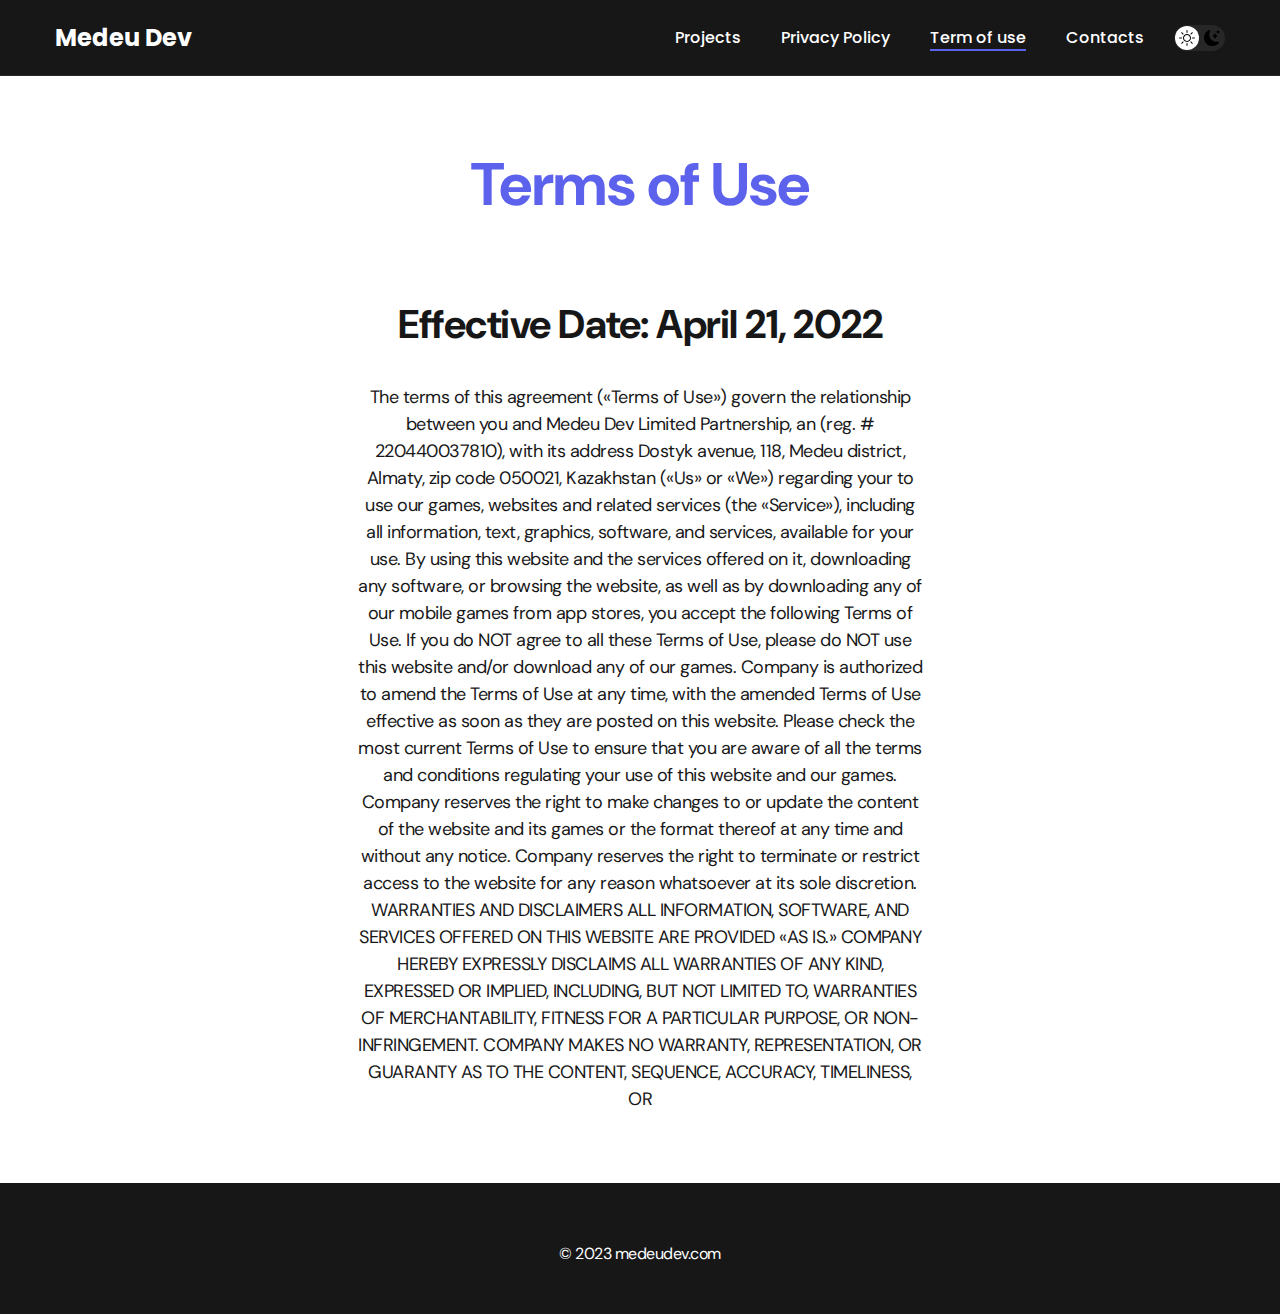
<file: term.html>
<!DOCTYPE html>
<html lang="en">
<head>
    <meta charset="UTF-8">
    <meta http-equiv="X-UA-Compatible" content="IE=edge">
    <meta name="viewport" content="width=device-width, initial-scale=1.0">
    <title>Term of use</title>
    <link rel="stylesheet" href="./css/main.css">
</head>
<body>
    <nav class="nav">
        <div class="container">
            <div class="nav-row">
                <a href="./index.html" class="logo"><strong>Medeu Dev</strong></a>

                <button class="dark-mode-btn">
                    <img src="./img/icons/sun.svg" alt="Light mode" class="dark-mode-btn__icon">
                    <img src="./img/icons/moon.svg" alt="Dark mode" class="dark-mode-btn__icon">
                </button>

                <ul class="nav-list">
                    <li class="nav-list__item"><a href="./index.html" class="nav-list__link">Projects</a></li>
                    <li class="nav-list__item"><a href="./contacts.html" class="nav-list__link">Privacy Policy</a></li>
                    <li class="nav-list__item"><a href="./skills.html" class="nav-list__link nav-list__link--active">Term of use</a></li>
                    <li class="nav-list__item"><a href="./contacts.html" class="nav-list__link">Contacts</a></li>
                </ul>
            </div>
        </div>
    </nav>

    <main class="section">
        <div class="container">
                <h1 class="title-1">Terms of Use</h1>

                <ul class="content-list">
                    <li class="content-list__item">
                        <h2 class="title-2">Effective Date: April 21, 2022</h2>
                        <p>The terms of this agreement («Terms of Use») govern the relationship between you and Medeu Dev Limited Partnership, an (reg. # 220440037810), with its address Dostyk avenue, 118, Medeu district, Almaty, zip code 050021, Kazakhstan («Us» or «We») regarding your to use our games, websites and related services (the «Service»), including all information, text, graphics, software, and services, available for your use. By using this website and the services offered on it, downloading any software, or browsing the website, as well as by downloading any of our mobile games from app stores, you accept the following Terms of Use. If you do NOT agree to all these Terms of Use, please do NOT use this website and/or download any of our games.
                            Company is authorized to amend the Terms of Use at any time, with the amended Terms of Use effective as soon as they are posted on this website. Please check the most current Terms of Use to ensure that you are aware of all the terms and conditions regulating your use of this website and our games.
                            
                            Company reserves the right to make changes to or update the content of the website and its games or the format thereof at any time and without any notice. Company reserves the right to terminate or restrict access to the website for any reason whatsoever at its sole discretion.
                            
                            WARRANTIES AND DISCLAIMERS
                            ALL INFORMATION, SOFTWARE, AND SERVICES OFFERED ON THIS WEBSITE ARE PROVIDED «AS IS.» COMPANY HEREBY EXPRESSLY DISCLAIMS ALL WARRANTIES OF ANY KIND, EXPRESSED OR IMPLIED, INCLUDING, BUT NOT LIMITED TO, WARRANTIES OF MERCHANTABILITY, FITNESS FOR A PARTICULAR PURPOSE, OR NON-INFRINGEMENT.
                            
                            COMPANY MAKES NO WARRANTY, REPRESENTATION, OR GUARANTY AS TO THE CONTENT, SEQUENCE, ACCURACY, TIMELINESS, OR 
                                
                            </p>
                    </li>
                </ul>

        </div>
    </main>

    <footer class="footer">
        <div class="container">
            <div class="footer__wrapper">
                <div class="copyright">
                    <p>© 2023 medeudev.com</p>
                </div>
            </div>
        </div>
    </footer>

    <script src="./js/main.js"></script>

</body>
</html>
</file>
<file: css/main.css>
@import "./reset.css";
@import url('https://fonts.googleapis.com/css2?family=DM+Sans:wght@400;500;700&family=Poppins:wght@400;500;700&display=swap');

/*
font-family: 'DM Sans', sans-serif;
font-family: 'Poppins', sans-serif;
*/

/* * {
    border: 1px solid red;
} */

:root {
    --blackpure: #000;
    --black: #171718;
    --black-border: #26292D;
    --white: #fff;
    --purple: #5C62EC;

    --text-color: var(--black);

    --dark-bg: var(--black);
    --dark-border: var(--black-border);
    --header-text: var(--white);
    --accent: var(--purple);

    /* Light mode */
    --page-bg: var(--white);
    --text-color: var(--black);

    --title-1: var(--accent);

    --project-card-bg: var(--white);
    --project-card-text: var(--black);
    --box-shadow: 0px 5px 35px rgba(0, 0, 0, 0.25);
}

.dark {
     /* Dark mode */
    --page-bg: #252526;
    --text-color: var(--white);

    --title-1: var(--white);

    --project-card-bg: var(--black);
    --project-card-text: var(--white);
    --box-shadow: 0px 5px 35px rgba(0, 0, 0, 0.8);
}

html, body {
    display: flex;
    flex-direction: column;
    min-height: 100vh;

    font-family: 'DM Sans', sans-serif;
    letter-spacing: -0.5px;

    /* Light mode */
    background-color: var(--page-bg);
    color: var(--text-color);
}

/* General */

.container {
    margin: 0 auto;
    padding: 0 15px;
    max-width: 1200px;
}

.none {
    display: none !important;
}

.section {
    padding: 70px 0;
}

.title-1 {
    margin-bottom: 60px;

    font-size: 60px;
    font-weight: 700;
    line-height: 1.3;
    color: var(--title-1);
    text-align: center;
}

.title-2 {
    margin-bottom: 20px;
    font-size: 40px;
    font-weight: 700;
    line-height: 2;
}

/* Nav */

.nav {
    padding: 20px 0;
    border-bottom: 1px solid var(--dark-border);
    background-color: var(--dark-bg);
    color: var(--header-text);
    letter-spacing: normal;
}

.nav-row {
    display: flex;
    justify-content: flex-end;
    align-items: center;
    column-gap: 30px;
    row-gap: 20px;
    flex-wrap: wrap;
}

.logo {
    margin-right: auto;
    color: var(--header-text);
    font-size: 24px;
    font-family: 'Poppins', sans-serif;
}

.logo strong {
    font-weight: 700;
}

.nav-list {
    display: flex;
    flex-wrap: wrap;
    row-gap: 10px;
    align-items: center;
    column-gap: 40px;
    font-size: 16px;
    font-weight: 500;
    font-family: 'Poppins', sans-serif;
}

.nav-list__link {
    color: var(--header-text);
    transition: opacity 0.2s ease-in;
}

.nav-list__link:hover {
    opacity: 0.8;
}

.nav-list__link--active {
    position: relative;
}

.nav-list__link--active::before {
    content: "";

    position: absolute;
    left: 0;
    top: 100%;

    display: block;
    height: 2px;
    width: 100%;
    background-color: var(--accent);
}

/* Dark mode btn */

.dark-mode-btn {
    order: 9;

    position: relative;
    display: flex;
    justify-content: space-between;

    width: 51px;
    height: 26px;
    padding: 5px;

    border-radius: 50px;
    background-color: #272727;
}

.dark-mode-btn::before {
    content: "";

    position: absolute;
    top: 1px;
    left: 1px;

    display: block;
    width: 24px;
    height: 24px;

    border-radius: 50%;
    background-color: var(--white);

    transition: left 0.2s ease-in;
}

.dark-mode-btn--active::before {
    left: 26px;
}

.dark-mode-btn__icon {
    position: relative;
    z-index: 9;
}

/* Header */

.header {
    padding: 40px 0;
    min-height: 695px;

    display: flex;
    justify-content: center;
    align-items: center;

    background-color: var(--dark-bg);
    background-image: url('./../img/header-bg.png');
    background-repeat: no-repeat;
    background-size: auto;
    background-position: center center;

    color: var(--header-text);
    text-align: center;
}

.header__wrapper {
    padding: 0 15px;
    max-width: 660px;
}

.header__title {
    margin-bottom: 20px;
    font-size: 40px;
    font-weight: 700;
    line-height: 1.4;
}

.header__title strong {
    font-size: 60px;
    font-weight: 700;
}

.header__title em {
    font-style: normal;
    color: var(--accent);
}

.header__text {
    margin-bottom: 40px;
    font-size: 18px;
    line-height: 1.333;
}

.header__text p + p{
    margin-top: 0.5em;
}

/* Btn */

.btn {
    display: inline-block;
    height: 48px;
    padding: 12px 28px;

    border-radius: 5px;
    background-color: var(--accent);
    color: var(--white);
    letter-spacing: 0.15px;
    font-size: 16px;
    font-weight: 500;

    transition: opacity 0.2s ease-in;
}

.btn:hover {
    opacity: 0.8;
}

.btn:active {
    position: relative;
    top: 1px;
}

/* Btn outline */

.btn-outline {
    display: flex;
    column-gap: 10px;
    align-items: center;

    height: 48px;
    padding: 12px 20px;

    border-radius: 5px;
    border: 1px solid var(--blackpure);
    background-color: var(--white);
    color: var(--blackpure);

    transition: opacity 0.2s ease-in;
}

.btn-outline:hover {
    opacity: 0.8;
}

.btn-outline:active {
    position: relative;
    top: 1px;
}

/* Projects  */

.projects {
    display: flex;
    justify-content: center;
    flex-wrap: wrap;
    column-gap: 30px;
    row-gap: 30px;
}

.project {
    max-width: 370px;
    background-color: var(--project-card-bg);
    box-shadow: var(--box-shadow);
    border-radius: 10px;
}

.project__img {
    border-radius: 10px;
}

.project__title {
    padding: 15px 20px 25px;
    font-weight: 700;
    font-size: 24px;
    line-height: 1.3;
    color: var(--project-card-text);
}

/* Project details */

.project-details {
    margin: 0 auto;
    max-width: 865px;

    display: flex;
    flex-direction: column;
    align-items: center;

    text-align: center;
}

.project-details__cover {
    max-width: 100%;
    margin-bottom: 40px;

    box-shadow: 0px 5px 35px rgba(0, 0, 0, 0.25);
    border-radius: 10px;
}

.project-details__desc {
    margin-bottom: 30px;

    font-weight: 700;
    font-size: 24px;
    line-height: 1.3;
}

/* Content list */

.content-list {
    margin: 0 auto;
    max-width: 570px;
    display: flex;
    flex-direction: column;
    align-items: center;
    row-gap: 40px;
    text-align: center;
}

.content-list a {
    color: var(--accent);
}

.content-list__item {
    font-size: 18px;
    line-height: 1.5;
}

.content-list__item p + p {
    margin-top: 0.5em;
}

/* Footer */

.footer {
    margin-top: auto;
    padding: 60px 0 50px;
    background-color: var(--dark-bg);
    color: var(--header-text);
}

.footer__wrapper {
    display: flex;
    flex-direction: column;
    align-items: center;
    row-gap: 27px;
}

.social {
    display: flex;
    column-gap: 30px;
    align-items: center;
}

.copyright {
    font-size: 16px;
}

.copyright p + p {
    margin-top: 0.5em;
}

@media (max-width: 620px) {

    /* Header  */

    .header {
        min-height: unset;
    }

    .header__title {
        font-size: 30px;
    }

    .header__title strong {
        font-size: 40px;
    }

    /* Nav */

    .nav-row {
        justify-content: space-between;
    }

    .dark-mode-btn {
        order: 0;
    }

    /* General */

    .section {
        padding: 40px 0;
    }

    .title-1 {
        margin-bottom: 30px;
        font-size: 40px;
    }

    .title-2 {
        margin-bottom: 10px;
        font-size: 30px;
    }

    /* Projects */

    .project__title {
        font-size: 22px;
    }

    /* Project page */

    .project-details__desc {
        margin-bottom: 20px;
        font-size: 22px;
    }

    /* Content List */

    .content-list {
        row-gap: 20px;
    }

    .content-list__item {
        font-size: 16px;
    }

    /* Footer */

    .footer {
        padding: 40px 0 30px;
    }

    .footer__wrapper {
        row-gap: 20px;
    }

    /* Social */

    .social {
        column-gap: 20px;
    }

    .social__item {
        width: 28px;
    }

}
</file>
